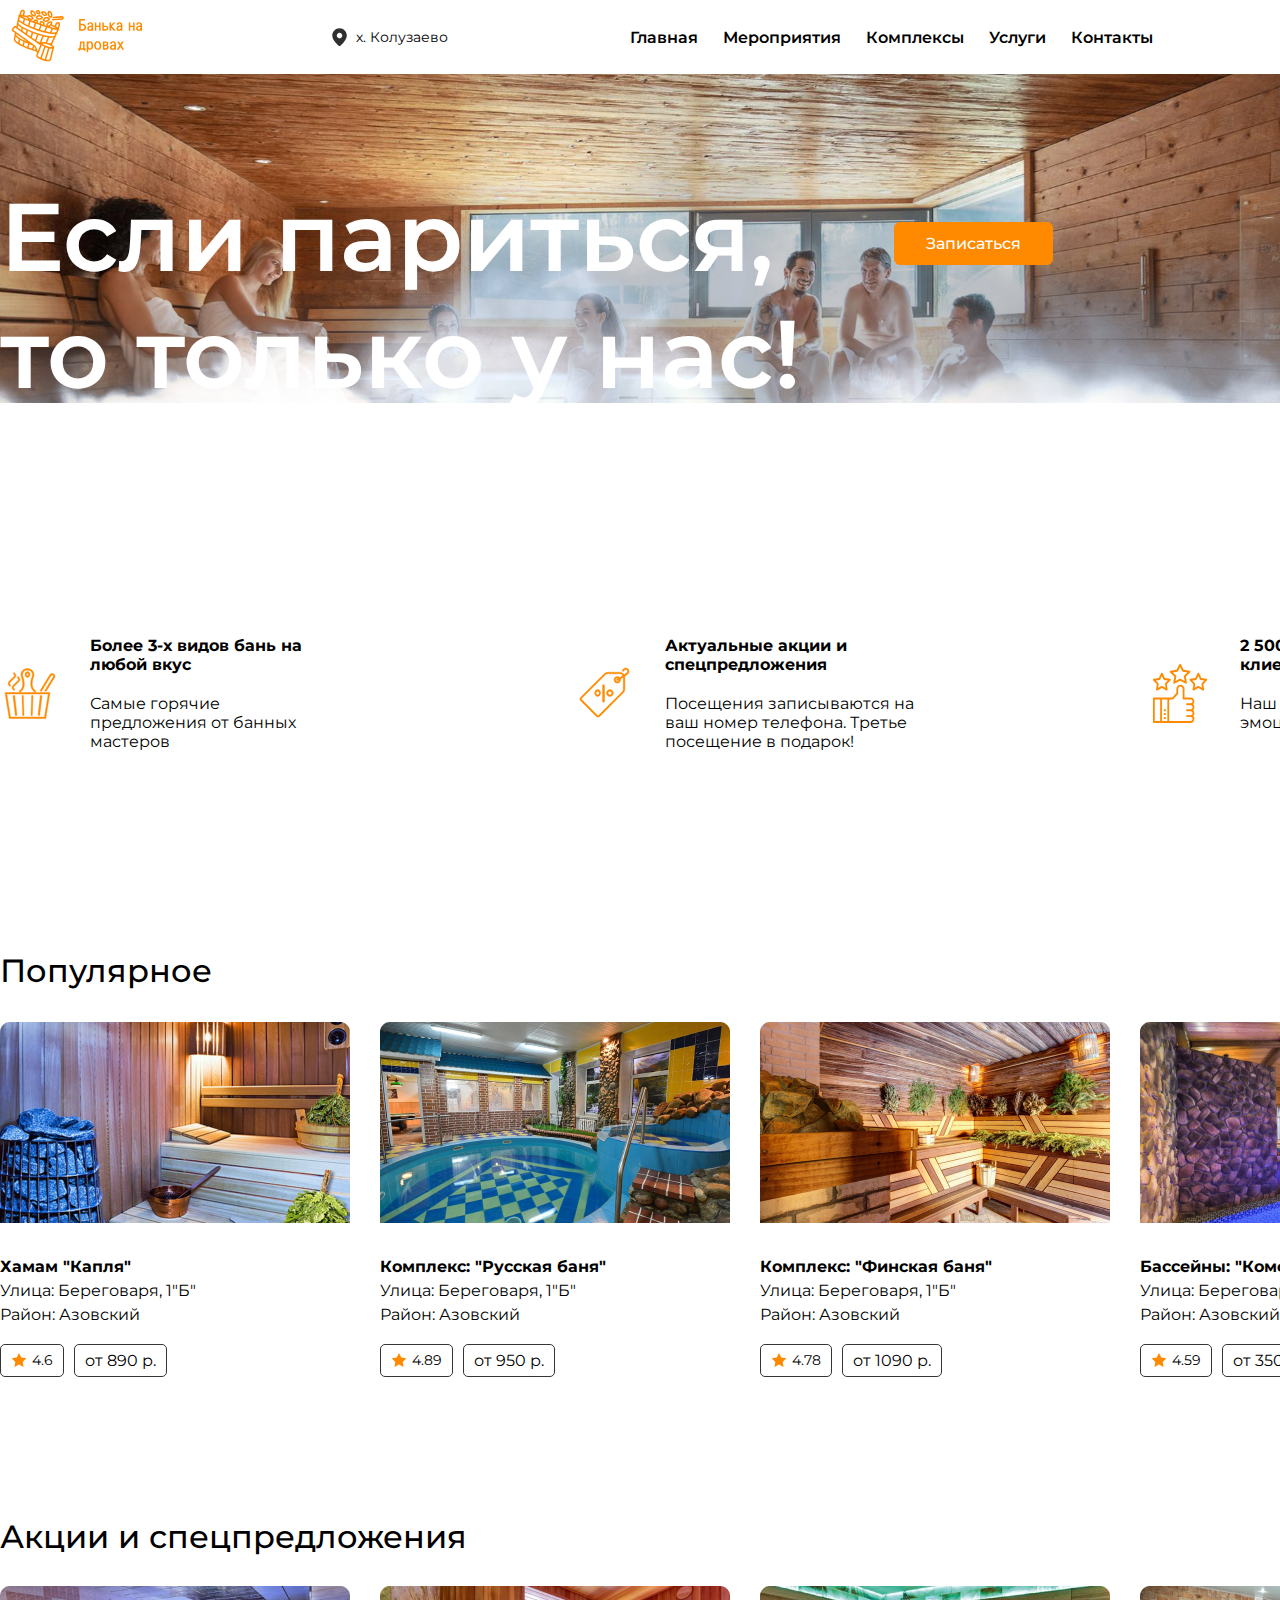
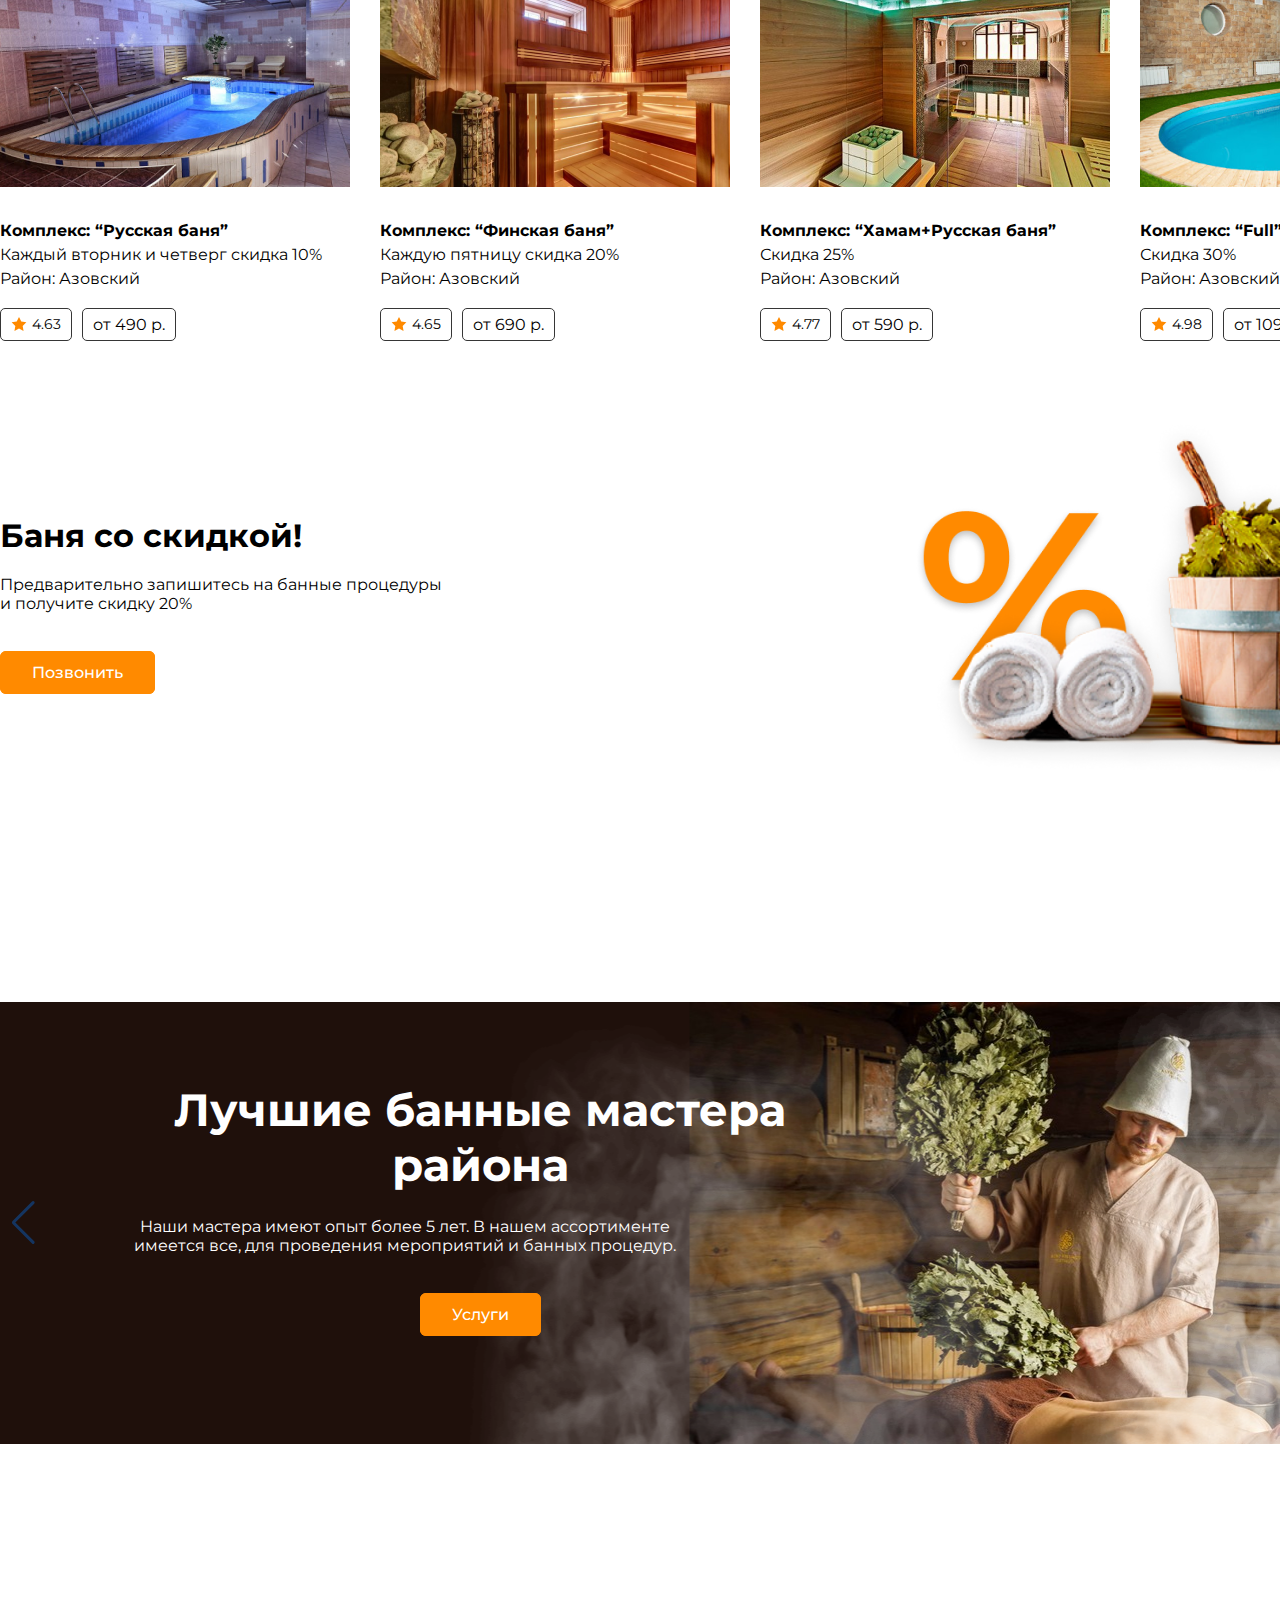
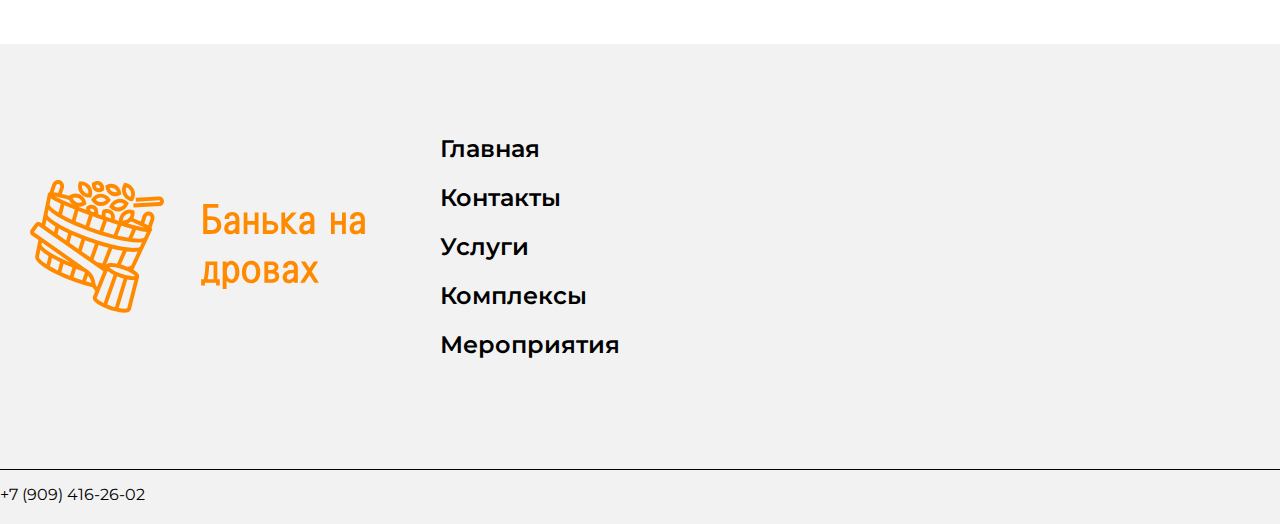
<file: index.html>
<!DOCTYPE html>
<html lang="en">
<head>
    <meta charset="UTF-8">
    <meta name="viewport" content="width=device-width, initial-scale=1.0">
    <link rel="stylesheet" href="https://cdn.jsdelivr.net/npm/swiper@11/swiper-bundle.min.css"/>
    <link rel="stylesheet" href="style.css">
    <meta aria-keyshortcuts="" aria-placeholder="">
    <title>Банька на дровах|Русская баня|Финская баня|Хамам</title>
</head>
<body>
    <header>
        <div class="container">
            <div class="header_logo">
                <img src="image/Logo.svg" alt="logo">
            </div>
            <div class="header_location">
                <img src="image/location icon.svg" alt="location">
                <a href="https://yandex.ru/maps/org/banka_na_drovakh/59224033410/?ll=39.567736%2C47.162324&mode=search&sctx=ZAAAAAgBEAAaKAoSCfaaHhSUmkNAEeNTAIxnpEdAEhIJH6LRHcTOxj8RBMk7hzJUsT8iBgABAgMEBSgKOABA0IgGSAFqAnJ1nQHNzEw9oAEAqAEAvQHelqL6wgELgpGc0NwB3Y%2BzggWCAh7QsdCw0L3RjNC60LAg0L3QsCDQtNGA0L7QstCw0YWKAgCSAgCaAgxkZXNrdG9wLW1hcHM%3D&sll=39.558000%2C47.162324&sspn=0.105217%2C0.040064&text=%D0%B1%D0%B0%D0%BD%D1%8C%D0%BA%D0%B0%20%D0%BD%D0%B0%20%D0%B4%D1%80%D0%BE%D0%B2%D0%B0%D1%85&z=14.76">х. Колузаево</a>
            </div>
            <nav class="header_navpanel">
                <ul class="header_navpanel--list">
                    <li class="header_navpanel--list--item">
                        <a href="./">Главная</a>
                    </li>
                    <li class="header_navpanel--list--item">
                        <a href="./event.html">Мероприятия</a>
                    </li>
                    <li class="header_navpanel--list--item">
                        <a href="./complex.html">Комплексы</a>
                    </li>
                    <li class="header_navpanel--list--item">
                        <a href="./service.html">Услуги</a>
                    </li>
                    <li class="header_navpanel--list--item">
                        <a href="./contacs.html">Контакты</a>
                    </li>
                </ul>
            </nav>
            <div class="header_botton">
                <a href="./contacs.html">Позвонить</a>
            </div>
        </div>
    </header>
    <main>
        <div class="container">
            <section class="main_cover">
                <h1>Если париться, то только у нас!</h1>
                <a href="./contacs.html">Записаться</a>
            </section>
            <scetion class="comments">
                <div class="comments_card">
                    <img src="image/sauna_icon.svg" alt="">
                    <div class="comments_card--text">
                        <h3 class="comments_card--title">Более 3-х видов бань на любой вкус</h3>
                        <p class="comments_card--description">Самые горячие предложения от банных мастеров</p>
                    </div>
                </div>
                <div class="comments_card">
                    <img src="image/discount-icon.svg" alt="">
                    <div class="comments_card--text">
                        <h3 class="comments_card--title">Актуальные акции и спецпредложения</h3>
                        <p class="comments_card--description">Посещения записываются на ваш номер телефона. Третье посещение в подарок!</p>
                    </div>
                </div>
                <div class="comments_card">
                    <img src="image/review 1.svg" alt="">
                    <div class="comments_card--text">
                        <h3 class="comments_card--title">2 500 оценок и отзывов от клиентов</h3>
                        <p class="comments_card--description">Наш комплекс дарит теплые эмоции</p>
                    </div>
                </div>
            </scetion>
            <section class="popular">
                <div class="popular_title">
                    <h2>Популярное</h2>
                    <a href="./complex.html">Все варианты</a>
                </div>
                <div class="popular_list">
                    <div class="popular_list--item">
                        <img src="image/popular1.png" alt="popular1">
                        <h3>Хамам "Капля"</h3>
                        <p>Улица: Береговаря, 1"Б"</p>
                        <p>Район: Азовский</p>
                        <div class="popular_list--item--info">
                            <div class="popular_list--item--star">
                                <img src="image/star.svg" alt="star">
                                <span>4.6</span>
                            </div>
                            <div class="popular_list--item--price">
                                <span>от 890 р.</span>
                            </div>
                        </div>
                    </div>
                    <div class="popular_list--item">
                        <img src="image/popular2.png" alt="popular1">
                        <h3>Комплекс: "Русская баня"</h3>
                        <p>Улица: Береговаря, 1"Б"</p>
                        <p>Район: Азовский</p>
                        <div class="popular_list--item--info">
                            <div class="popular_list--item--star">
                                <img src="image/star.svg" alt="star">
                                <span>4.89</span>
                            </div>
                            <div class="popular_list--item--price">
                                <span>от 950 р.</span>
                            </div>
                        </div>
                    </div>
                    <div class="popular_list--item">
                        <img src="image/popular3.png" alt="popular1">
                        <h3>Комплекс: "Финская баня"</h3>
                        <p>Улица: Береговаря, 1"Б"</p>
                        <p>Район: Азовский</p>
                        <div class="popular_list--item--info">
                            <div class="popular_list--item--star">
                                <img src="image/star.svg" alt="star">
                                <span>4.78</span>
                            </div>
                            <div class="popular_list--item--price">
                                <span>от 1090 р.</span>
                            </div>
                        </div>
                    </div>
                    <div class="popular_list--item">
                        <img src="image/popular4.png" alt="popular1">
                        <h3>Бассейны: "Комфорт" и "Cool"</h3>
                        <p>Улица: Береговаря, 1"Б"</p>
                        <p>Район: Азовский</p>
                        <div class="popular_list--item--info">
                            <div class="popular_list--item--star">
                                <img src="image/star.svg" alt="star">
                                <span>4.59</span>
                            </div>
                            <div class="popular_list--item--price">
                                <span>от 350 р.</span>
                            </div>
                        </div>
                    </div>
                </div>
            </section>
            <section class="sale">
                <h2>Акции и спецпредложения</h2>
                <div class="sale_list">
                    <div class="sale_list--item">
                        <img src="image/sale1.png" alt="popular1">
                        <h3>Комплекс: “Русская баня”</h3>
                        <p>Каждый вторник и четверг скидка 10%</p>
                        <p>Район: Азовский</p>
                        <div class="sale_list--item--info">
                            <div class="sale_list--item--star">
                                <img src="image/star.svg" alt="star">
                                <span>4.63</span>
                            </div>
                            <div class="sale_list--item--price">
                                <span>от 490 р.</span>
                            </div>
                        </div>
                    </div>
                    <div class="sale_list--item">
                        <img src="image/sale2.png" alt="popular1">
                        <h3>Комплекс: “Финская баня”</h3>
                        <p>Каждую  пятницу скидка 20%</p>
                        <p>Район: Азовский</p>
                        <div class="sale_list--item--info">
                            <div class="sale_list--item--star">
                                <img src="image/star.svg" alt="star">
                                <span>4.65</span>
                            </div>
                            <div class="sale_list--item--price">
                                <span>от 690 р.</span>
                            </div>
                        </div>
                    </div>
                    <div class="sale_list--item">
                        <img src="image/sale3.png" alt="popular1">
                        <h3>Комплекс: “Хамам+Русская баня”</h3>
                        <p>Скидка 25%</p>
                        <p>Район: Азовский</p>
                        <div class="sale_list--item--info">
                            <div class="sale_list--item--star">
                                <img src="image/star.svg" alt="star">
                                <span>4.77</span>
                            </div>
                            <div class="sale_list--item--price">
                                <span>от 590 р.</span>
                            </div>
                        </div>
                    </div>
                    <div class="sale_list--item">
                        <img src="image/sale4.png" alt="popular1">
                        <h3>Комплекс: “Full”</h3>
                        <p>Скидка 30%</p>
                        <p>Район: Азовский</p>
                        <div class="sale_list--item--info">
                            <div class="sale_list--item--star">
                                <img src="image/star.svg" alt="star">
                                <span>4.98</span>
                            </div>
                            <div class="sale_list--item--price">
                                <span>от 1090 р.</span>
                            </div>
                        </div>
                    </div>
                </div>
            </section>
            <section class="discount">
                <div class="discount_info">
                    <div class="discount_info--text">
                        <h2>Баня со скидкой!</h2>
                        <p>Предварительно запишитесь на банные процедуры и получите скидку 20%</p>
                        <a href="tel:89094162602">Позвонить</a>
                    </div>
                    <div class="discount_info--image">
                        <img src="image/procent.png" alt="%">
                        <img src="image/vedro.png" alt="vedro">
                    </div>
                </div>
            </section>
            <section class="master">
                <div class="swiper mySwiper">
                    <div class="swiper-wrapper">
                        <div class="swiper-slide">
                            <img src="image/viktor.png" alt="">
                            <div class="master_content">
                                <h2>Лучшие банные мастера района</h2>
                                <p>Наши мастера имеют опыт более 5 лет. В нашем ассортименте имеется все, для проведения мероприятий и банных процедур.</p>
                                <a href="./service.html">Услуги</a>
                            </div>
                        </div>
                        <div class="swiper-slide">
                            <img src="image/anatoly.png" alt="">
                            <div class="master_content">
                                <h2>Лучшие банные мастера района</h2>
                                <p>Наши мастера имеют опыт более 5 лет. В нашем ассортименте имеется все, для проведения мероприятий и банных процедур.</p>
                                <a href="./service.html">Услуги</a>
                            </div>
                        </div>
                        <div class="swiper-slide">
                            <img src="image/anatoly.png" alt="">
                            <div class="master_content">
                                <h2>Лучшие банные мастера района</h2>
                                <p>Наши мастера имеют опыт более 5 лет. В нашем ассортименте имеется все, для проведения мероприятий и банных процедур.</p>
                                <a href="./service.html">Услуги</a>
                            </div>
                        </div>
                    </div>
                    <div class="swiper-button-next"></div>
                    <div class="swiper-button-prev"></div>
                  </div>
            </section>
        </div>
    </main>
    <footer>
        <div class="container">
            <div class="footer">
                <div class="footer_navigation">
                    <a href="./">
                        <img src="image/Logo.svg" alt="logo">
                    </a>
                    <div class="footer_navigation--link">
                        <ul class="footer_navigation--link--list">
                            <li><a href="./">Главная</a></li>
                            <li><a href="./contacs.html">Контакты</a></li>
                            <li><a href="./service.html">Услуги</a></li>
                            <li><a href="./complex.html">Комплексы</a></li>
                            <li><a href="./event.html">Мероприятия</a></li>
                        </ul>
                    </div>
                </div>
                <div class="footer_call">
                    <a href="./contacs.html">Позвонить</a>
                </div>
            </div>
            <div class="row"></div>
            <div class="dop_content">
                <a href="tel:89094162602">+7 (909) 416-26-02</a>
                <span>2024</span>
            </div>
        </div>
    </footer>
    <script src="https://cdn.jsdelivr.net/npm/swiper@11/swiper-bundle.min.js"></script>
    <script src="./scripts/script.js"></script>
</body>
</html>
</file>
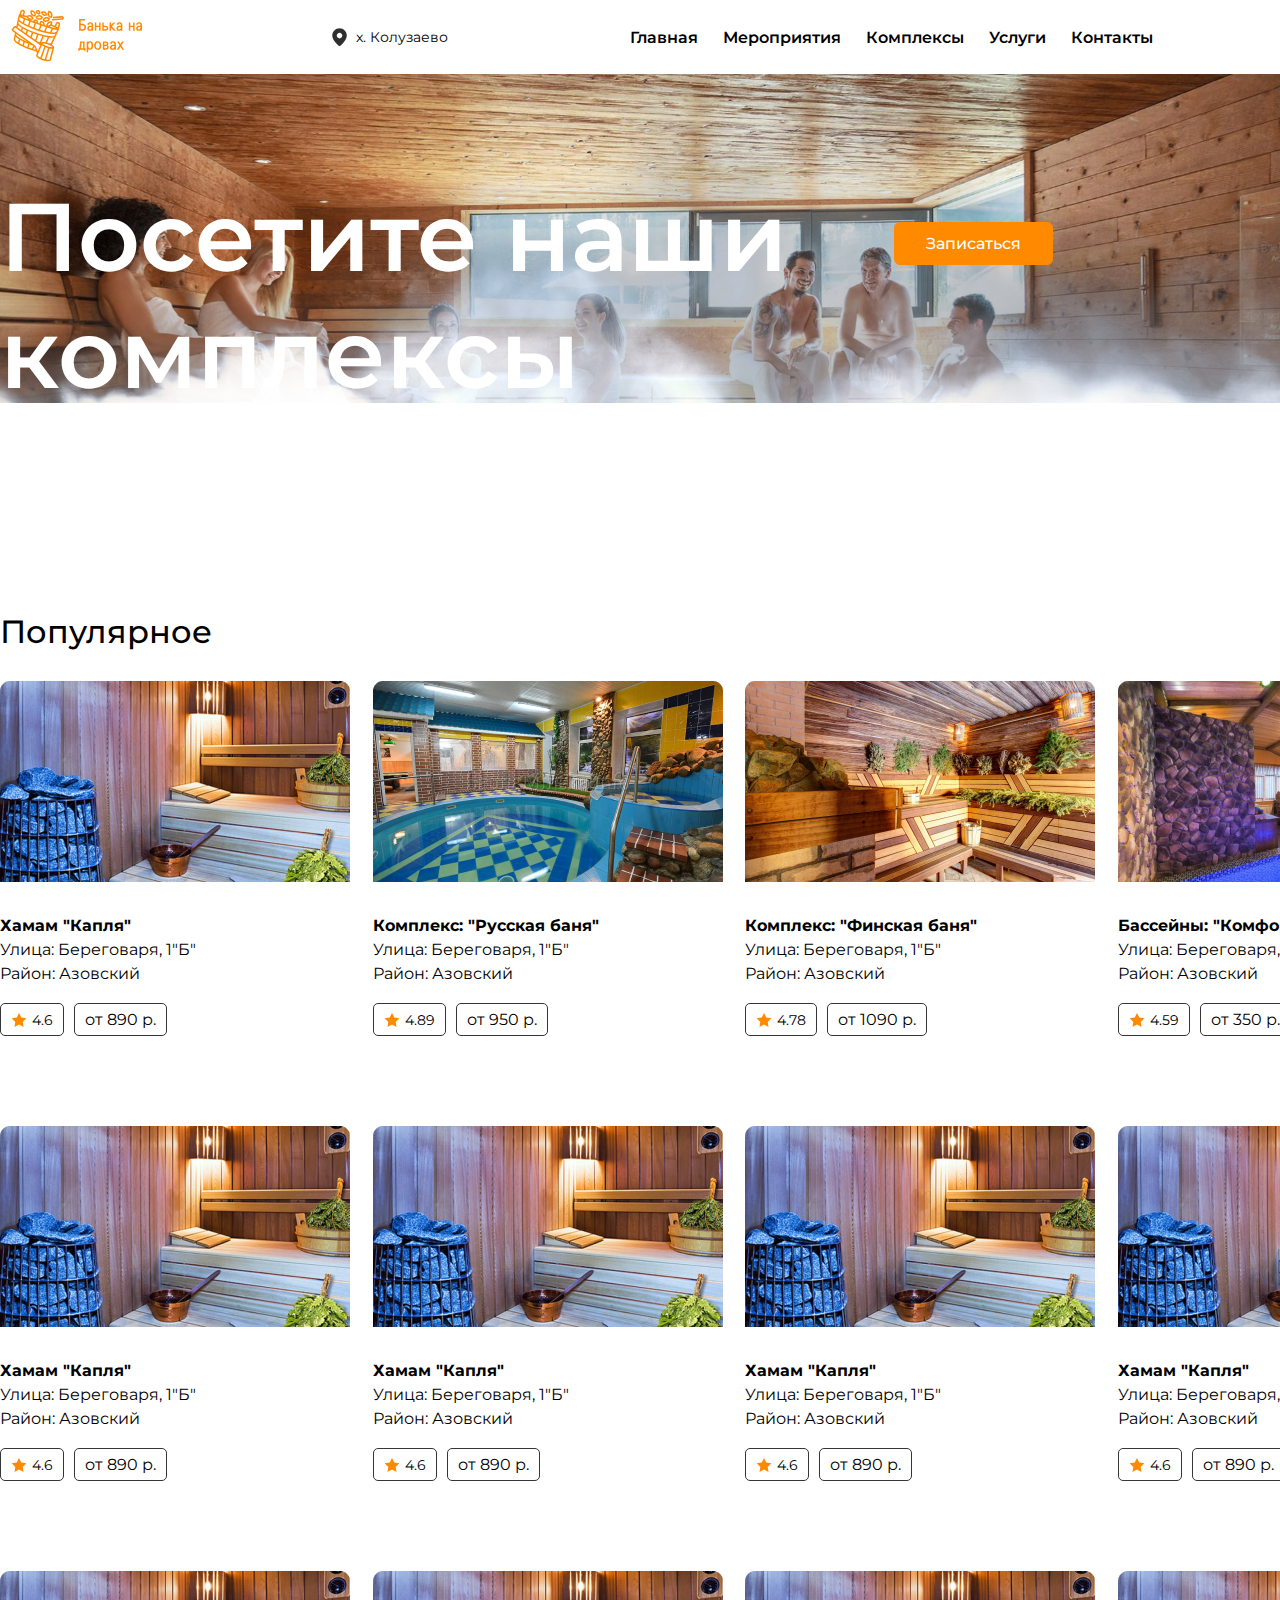
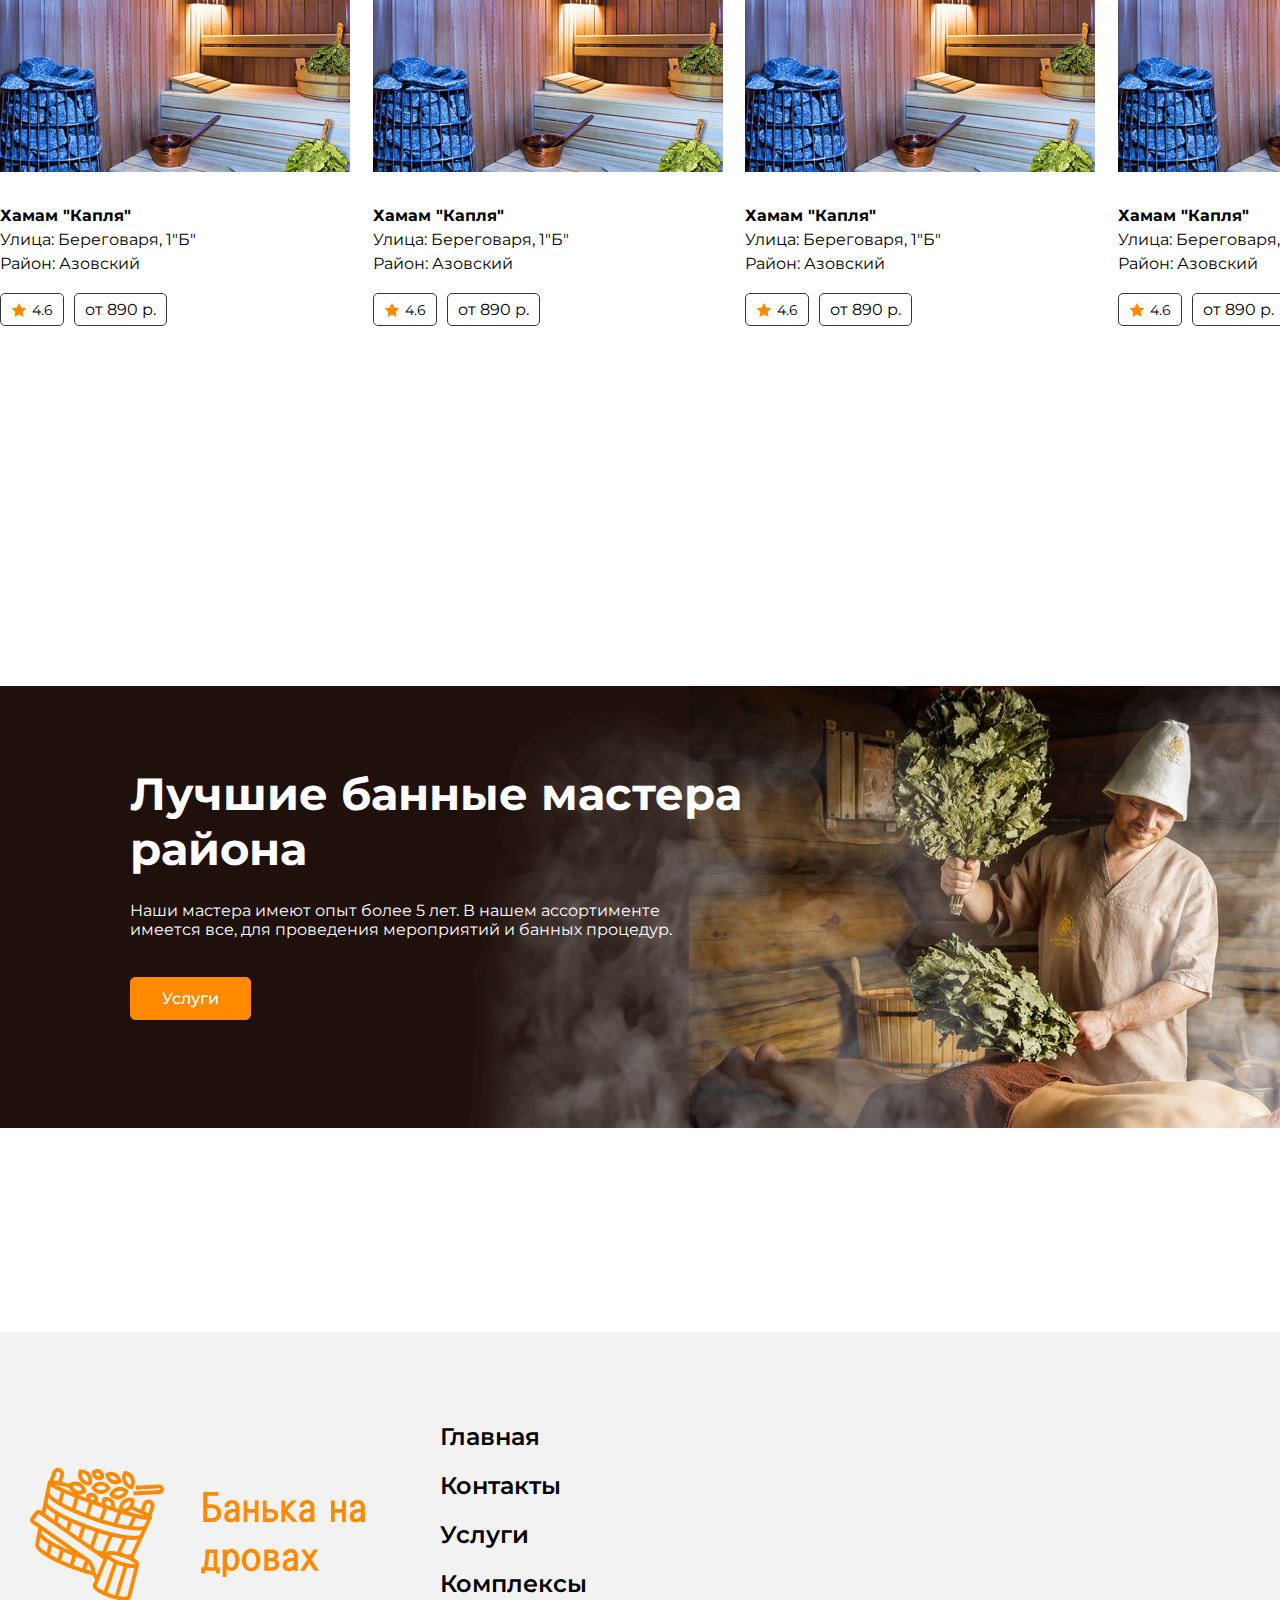
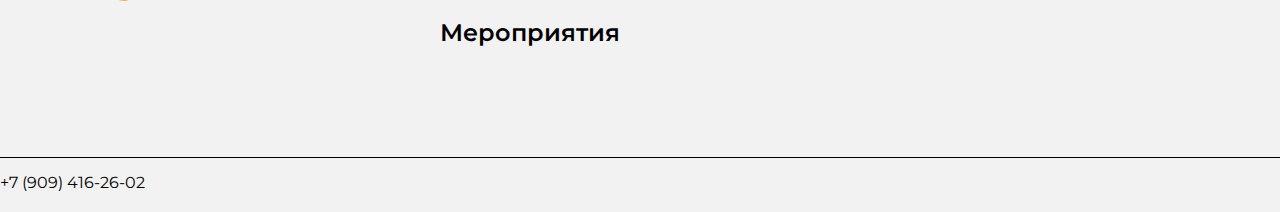
<file: complex.html>
<!DOCTYPE html>
<html lang="en">
<head>
    <meta charset="UTF-8">
    <meta name="viewport" content="width=device-width, initial-scale=1.0">
    <link rel="stylesheet" href="style.css">
    <meta aria-keyshortcuts="" aria-placeholder="">
    <title>Комплексы|Банька на дровах</title>
</head>
<body>
    <header>
        <div class="container">
            <div class="header_logo">
                <img src="image/Logo.svg" alt="logo">
            </div>
            <div class="header_location">
                <img src="image/location icon.svg" alt="location">
                <a href="https://yandex.ru/maps/org/banka_na_drovakh/59224033410/?ll=39.567736%2C47.162324&mode=search&sctx=ZAAAAAgBEAAaKAoSCfaaHhSUmkNAEeNTAIxnpEdAEhIJH6LRHcTOxj8RBMk7hzJUsT8iBgABAgMEBSgKOABA0IgGSAFqAnJ1nQHNzEw9oAEAqAEAvQHelqL6wgELgpGc0NwB3Y%2BzggWCAh7QsdCw0L3RjNC60LAg0L3QsCDQtNGA0L7QstCw0YWKAgCSAgCaAgxkZXNrdG9wLW1hcHM%3D&sll=39.558000%2C47.162324&sspn=0.105217%2C0.040064&text=%D0%B1%D0%B0%D0%BD%D1%8C%D0%BA%D0%B0%20%D0%BD%D0%B0%20%D0%B4%D1%80%D0%BE%D0%B2%D0%B0%D1%85&z=14.76">х. Колузаево</a>
            </div>
            <nav class="header_navpanel">
                <ul class="header_navpanel--list">
                    <li class="header_navpanel--list--item">
                        <a href="./">Главная</a>
                    </li>
                    <li class="header_navpanel--list--item">
                        <a href="./event.html">Мероприятия</a>
                    </li>
                    <li class="header_navpanel--list--item">
                        <a href="./complex.html">Комплексы</a>
                    </li>
                    <li class="header_navpanel--list--item">
                        <a href="./service.html">Услуги</a>
                    </li>
                    <li class="header_navpanel--list--item">
                        <a href="./contacs.html">Контакты</a>
                    </li>
                </ul>
            </nav>
            <div class="header_botton">
                <a href="./contacs.html">Позвонить</a>
            </div>
        </div>
    </header>
    <main>
        <div class="container">
            <section class="main_cover">
                <h1>Посетите наши комплексы</h1>
                <a href="./contacs.html">Записаться</a>
            </section>
            <section class="popular">
                <div class="popular_title">
                    <h2>Популярное</h2>
                </div>
                <div class="popular_list complex_list">
                    <div class="popular_list--item">
                        <img src="image/popular1.png" alt="popular1">
                        <h3>Хамам "Капля"</h3>
                        <p>Улица: Береговаря, 1"Б"</p>
                        <p>Район: Азовский</p>
                        <div class="popular_list--item--info">
                            <div class="popular_list--item--star">
                                <img src="image/star.svg" alt="star">
                                <span>4.6</span>
                            </div>
                            <div class="popular_list--item--price">
                                <span>от 890 р.</span>
                            </div>
                        </div>
                    </div>
                    <div class="popular_list--item">
                        <img src="image/popular2.png" alt="popular1">
                        <h3>Комплекс: "Русская баня"</h3>
                        <p>Улица: Береговаря, 1"Б"</p>
                        <p>Район: Азовский</p>
                        <div class="popular_list--item--info">
                            <div class="popular_list--item--star">
                                <img src="image/star.svg" alt="star">
                                <span>4.89</span>
                            </div>
                            <div class="popular_list--item--price">
                                <span>от 950 р.</span>
                            </div>
                        </div>
                    </div>
                    <div class="popular_list--item">
                        <img src="image/popular3.png" alt="popular1">
                        <h3>Комплекс: "Финская баня"</h3>
                        <p>Улица: Береговаря, 1"Б"</p>
                        <p>Район: Азовский</p>
                        <div class="popular_list--item--info">
                            <div class="popular_list--item--star">
                                <img src="image/star.svg" alt="star">
                                <span>4.78</span>
                            </div>
                            <div class="popular_list--item--price">
                                <span>от 1090 р.</span>
                            </div>
                        </div>
                    </div>
                    <div class="popular_list--item">
                        <img src="image/popular4.png" alt="popular1">
                        <h3>Бассейны: "Комфорт" и "Cool"</h3>
                        <p>Улица: Береговаря, 1"Б"</p>
                        <p>Район: Азовский</p>
                        <div class="popular_list--item--info">
                            <div class="popular_list--item--star">
                                <img src="image/star.svg" alt="star">
                                <span>4.59</span>
                            </div>
                            <div class="popular_list--item--price">
                                <span>от 350 р.</span>
                            </div>
                        </div>
                    </div>
                    <div class="popular_list--item">
                        <img src="image/popular1.png" alt="popular1">
                        <h3>Хамам "Капля"</h3>
                        <p>Улица: Береговаря, 1"Б"</p>
                        <p>Район: Азовский</p>
                        <div class="popular_list--item--info">
                            <div class="popular_list--item--star">
                                <img src="image/star.svg" alt="star">
                                <span>4.6</span>
                            </div>
                            <div class="popular_list--item--price">
                                <span>от 890 р.</span>
                            </div>
                        </div>
                    </div>
                    <div class="popular_list--item">
                        <img src="image/popular1.png" alt="popular1">
                        <h3>Хамам "Капля"</h3>
                        <p>Улица: Береговаря, 1"Б"</p>
                        <p>Район: Азовский</p>
                        <div class="popular_list--item--info">
                            <div class="popular_list--item--star">
                                <img src="image/star.svg" alt="star">
                                <span>4.6</span>
                            </div>
                            <div class="popular_list--item--price">
                                <span>от 890 р.</span>
                            </div>
                        </div>
                    </div>
                    <div class="popular_list--item">
                        <img src="image/popular1.png" alt="popular1">
                        <h3>Хамам "Капля"</h3>
                        <p>Улица: Береговаря, 1"Б"</p>
                        <p>Район: Азовский</p>
                        <div class="popular_list--item--info">
                            <div class="popular_list--item--star">
                                <img src="image/star.svg" alt="star">
                                <span>4.6</span>
                            </div>
                            <div class="popular_list--item--price">
                                <span>от 890 р.</span>
                            </div>
                        </div>
                    </div>
                    <div class="popular_list--item">
                        <img src="image/popular1.png" alt="popular1">
                        <h3>Хамам "Капля"</h3>
                        <p>Улица: Береговаря, 1"Б"</p>
                        <p>Район: Азовский</p>
                        <div class="popular_list--item--info">
                            <div class="popular_list--item--star">
                                <img src="image/star.svg" alt="star">
                                <span>4.6</span>
                            </div>
                            <div class="popular_list--item--price">
                                <span>от 890 р.</span>
                            </div>
                        </div>
                    </div>
                    <div class="popular_list--item">
                        <img src="image/popular1.png" alt="popular1">
                        <h3>Хамам "Капля"</h3>
                        <p>Улица: Береговаря, 1"Б"</p>
                        <p>Район: Азовский</p>
                        <div class="popular_list--item--info">
                            <div class="popular_list--item--star">
                                <img src="image/star.svg" alt="star">
                                <span>4.6</span>
                            </div>
                            <div class="popular_list--item--price">
                                <span>от 890 р.</span>
                            </div>
                        </div>
                    </div>
                    <div class="popular_list--item">
                        <img src="image/popular1.png" alt="popular1">
                        <h3>Хамам "Капля"</h3>
                        <p>Улица: Береговаря, 1"Б"</p>
                        <p>Район: Азовский</p>
                        <div class="popular_list--item--info">
                            <div class="popular_list--item--star">
                                <img src="image/star.svg" alt="star">
                                <span>4.6</span>
                            </div>
                            <div class="popular_list--item--price">
                                <span>от 890 р.</span>
                            </div>
                        </div>
                    </div>
                    <div class="popular_list--item">
                        <img src="image/popular1.png" alt="popular1">
                        <h3>Хамам "Капля"</h3>
                        <p>Улица: Береговаря, 1"Б"</p>
                        <p>Район: Азовский</p>
                        <div class="popular_list--item--info">
                            <div class="popular_list--item--star">
                                <img src="image/star.svg" alt="star">
                                <span>4.6</span>
                            </div>
                            <div class="popular_list--item--price">
                                <span>от 890 р.</span>
                            </div>
                        </div>
                    </div>
                    <div class="popular_list--item">
                        <img src="image/popular1.png" alt="popular1">
                        <h3>Хамам "Капля"</h3>
                        <p>Улица: Береговаря, 1"Б"</p>
                        <p>Район: Азовский</p>
                        <div class="popular_list--item--info">
                            <div class="popular_list--item--star">
                                <img src="image/star.svg" alt="star">
                                <span>4.6</span>
                            </div>
                            <div class="popular_list--item--price">
                                <span>от 890 р.</span>
                            </div>
                        </div>
                    </div>
                </div>
            </section>
            <section class="master">
                <img src="image/viktor.png" alt="">
                <div class="master_content">
                    <h2>Лучшие банные мастера района</h2>
                    <p>Наши мастера имеют опыт более 5 лет. В нашем ассортименте имеется все, для проведения мероприятий и банных процедур.</p>
                    <a href="./service.html">Услуги</a>
                </div>
            </section>
        </div>
    </main>
    <footer>
        <div class="container">
            <div class="footer">
                <div class="footer_navigation">
                    <a href="./">
                        <img src="image/Logo.svg" alt="logo">
                    </a>
                    <div class="footer_navigation--link">
                        <ul class="footer_navigation--link--list">
                            <li><a href="./">Главная</a></li>
                            <li><a href="./contacs.html">Контакты</a></li>
                            <li><a href="./service.html">Услуги</a></li>
                            <li><a href="./complex.html">Комплексы</a></li>
                            <li><a href="./event.html">Мероприятия</a></li>
                        </ul>
                    </div>
                </div>
                <div class="footer_call">
                    <a href="./contacs.html">Позвонить</a>
                </div>
            </div>
            <div class="row"></div>
            <div class="dop_content">
                <a href="tel:89094162602">+7 (909) 416-26-02</a>
                <span>2024</span>
            </div>
        </div>
    </footer>
</body>
</html>
</file>
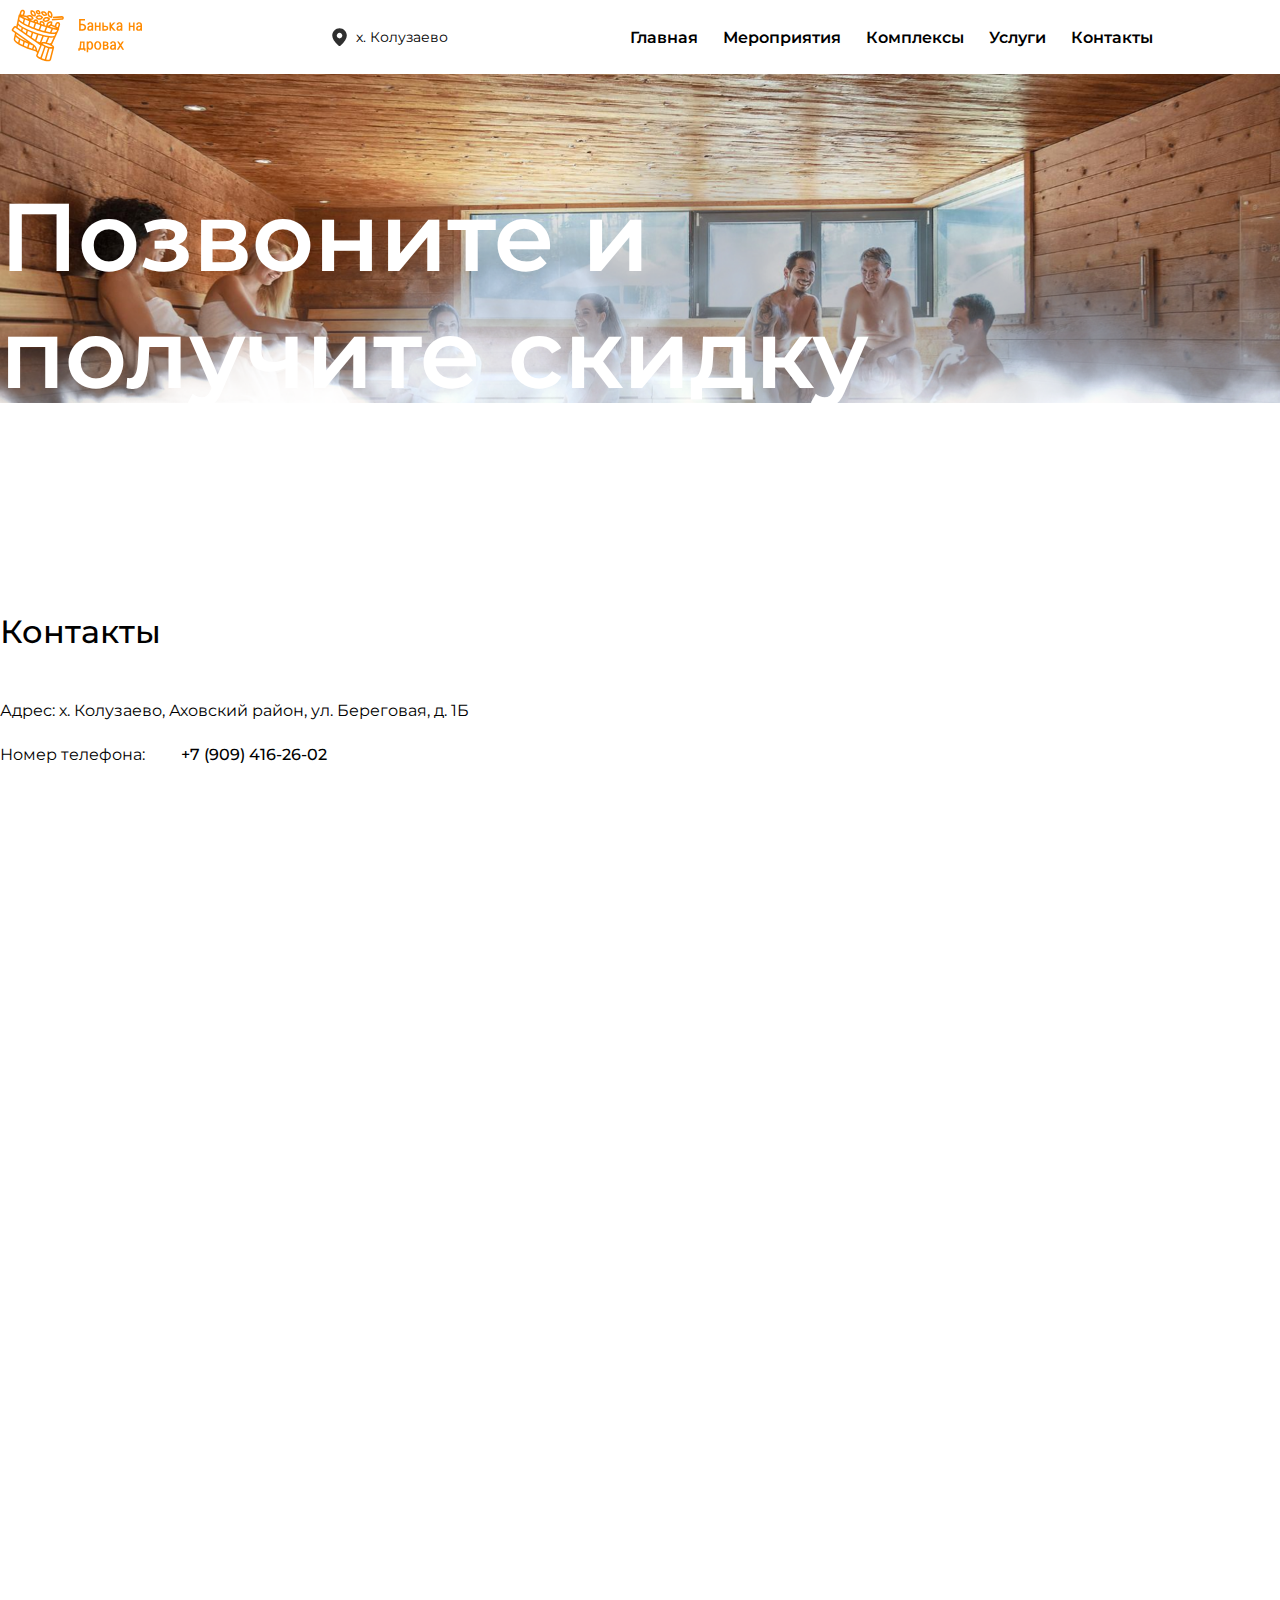
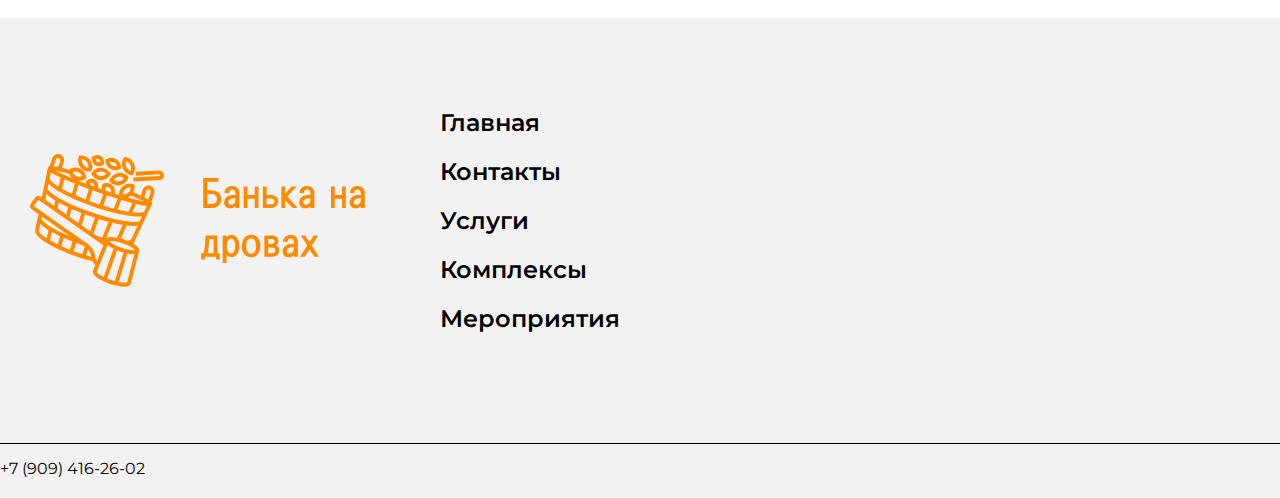
<file: contacs.html>
<!DOCTYPE html>
<html lang="en">
<head>
    <meta charset="UTF-8">
    <meta name="viewport" content="width=device-width, initial-scale=1.0">
    <link rel="stylesheet" href="style.css">
    <meta aria-keyshortcuts="" aria-placeholder="">
    <title>Контакты|Банька на дровах</title>
</head>
<body>
    <header>
        <div class="container">
            <div class="header_logo">
                <img src="image/Logo.svg" alt="logo">
            </div>
            <div class="header_location">
                <img src="image/location icon.svg" alt="location">
                <a href="https://yandex.ru/maps/org/banka_na_drovakh/59224033410/?ll=39.567736%2C47.162324&mode=search&sctx=ZAAAAAgBEAAaKAoSCfaaHhSUmkNAEeNTAIxnpEdAEhIJH6LRHcTOxj8RBMk7hzJUsT8iBgABAgMEBSgKOABA0IgGSAFqAnJ1nQHNzEw9oAEAqAEAvQHelqL6wgELgpGc0NwB3Y%2BzggWCAh7QsdCw0L3RjNC60LAg0L3QsCDQtNGA0L7QstCw0YWKAgCSAgCaAgxkZXNrdG9wLW1hcHM%3D&sll=39.558000%2C47.162324&sspn=0.105217%2C0.040064&text=%D0%B1%D0%B0%D0%BD%D1%8C%D0%BA%D0%B0%20%D0%BD%D0%B0%20%D0%B4%D1%80%D0%BE%D0%B2%D0%B0%D1%85&z=14.76">х. Колузаево</a>
            </div>
            <nav class="header_navpanel">
                <ul class="header_navpanel--list">
                    <li class="header_navpanel--list--item">
                        <a href="./">Главная</a>
                    </li>
                    <li class="header_navpanel--list--item">
                        <a href="./event.html">Мероприятия</a>
                    </li>
                    <li class="header_navpanel--list--item">
                        <a href="./complex.html">Комплексы</a>
                    </li>
                    <li class="header_navpanel--list--item">
                        <a href="./service.html">Услуги</a>
                    </li>
                    <li class="header_navpanel--list--item">
                        <a href="./contacs.html">Контакты</a>
                    </li>
                </ul>
            </nav>
            <div class="header_botton">
                <a href="./contacs.html">Позвонить</a>
            </div>
        </div>
    </header>
    <main>
        <div class="container">
            <section class="main_cover">
                <h1>Позвоните и получите скидку</h1>
            </section>
            <section class="contact_info">
                <h2>Контакты</h2>
                <p>Адрес: х. Колузаево, Аховский район, ул. Береговая, д. 1Б</p>
                <p>Номер телефона: <a href="tel:89094162602">+7 (909) 416-26-02</a></p>
            </section>
            <iframe src="https://yandex.ru/map-widget/v1/?um=constructor%3A5d3797dc3203172e907b94280522f91ca63f78211f435ee9fd59cd9d743490bb&amp;source=constructor" width="100%" height="500" frameborder="0"></iframe>
        </div>
    </main>
    <footer>
        <div class="container">
            <div class="footer">
                <div class="footer_navigation">
                    <a href="./">
                        <img src="image/Logo.svg" alt="logo">
                    </a>
                    <div class="footer_navigation--link">
                        <ul class="footer_navigation--link--list">
                            <li><a href="./">Главная</a></li>
                            <li><a href="./contacs.html">Контакты</a></li>
                            <li><a href="./service.html">Услуги</a></li>
                            <li><a href="./complex.html">Комплексы</a></li>
                            <li><a href="./event.html">Мероприятия</a></li>
                        </ul>
                    </div>
                </div>
                <div class="footer_call">
                    <a href="./contacs.html">Позвонить</a>
                </div>
            </div>
            <div class="row"></div>
            <div class="dop_content">
                <a href="tel:89094162602">+7 (909) 416-26-02</a>
                <span>2024</span>
            </div>
        </div>
    </footer>
</body>
</html>
</file>
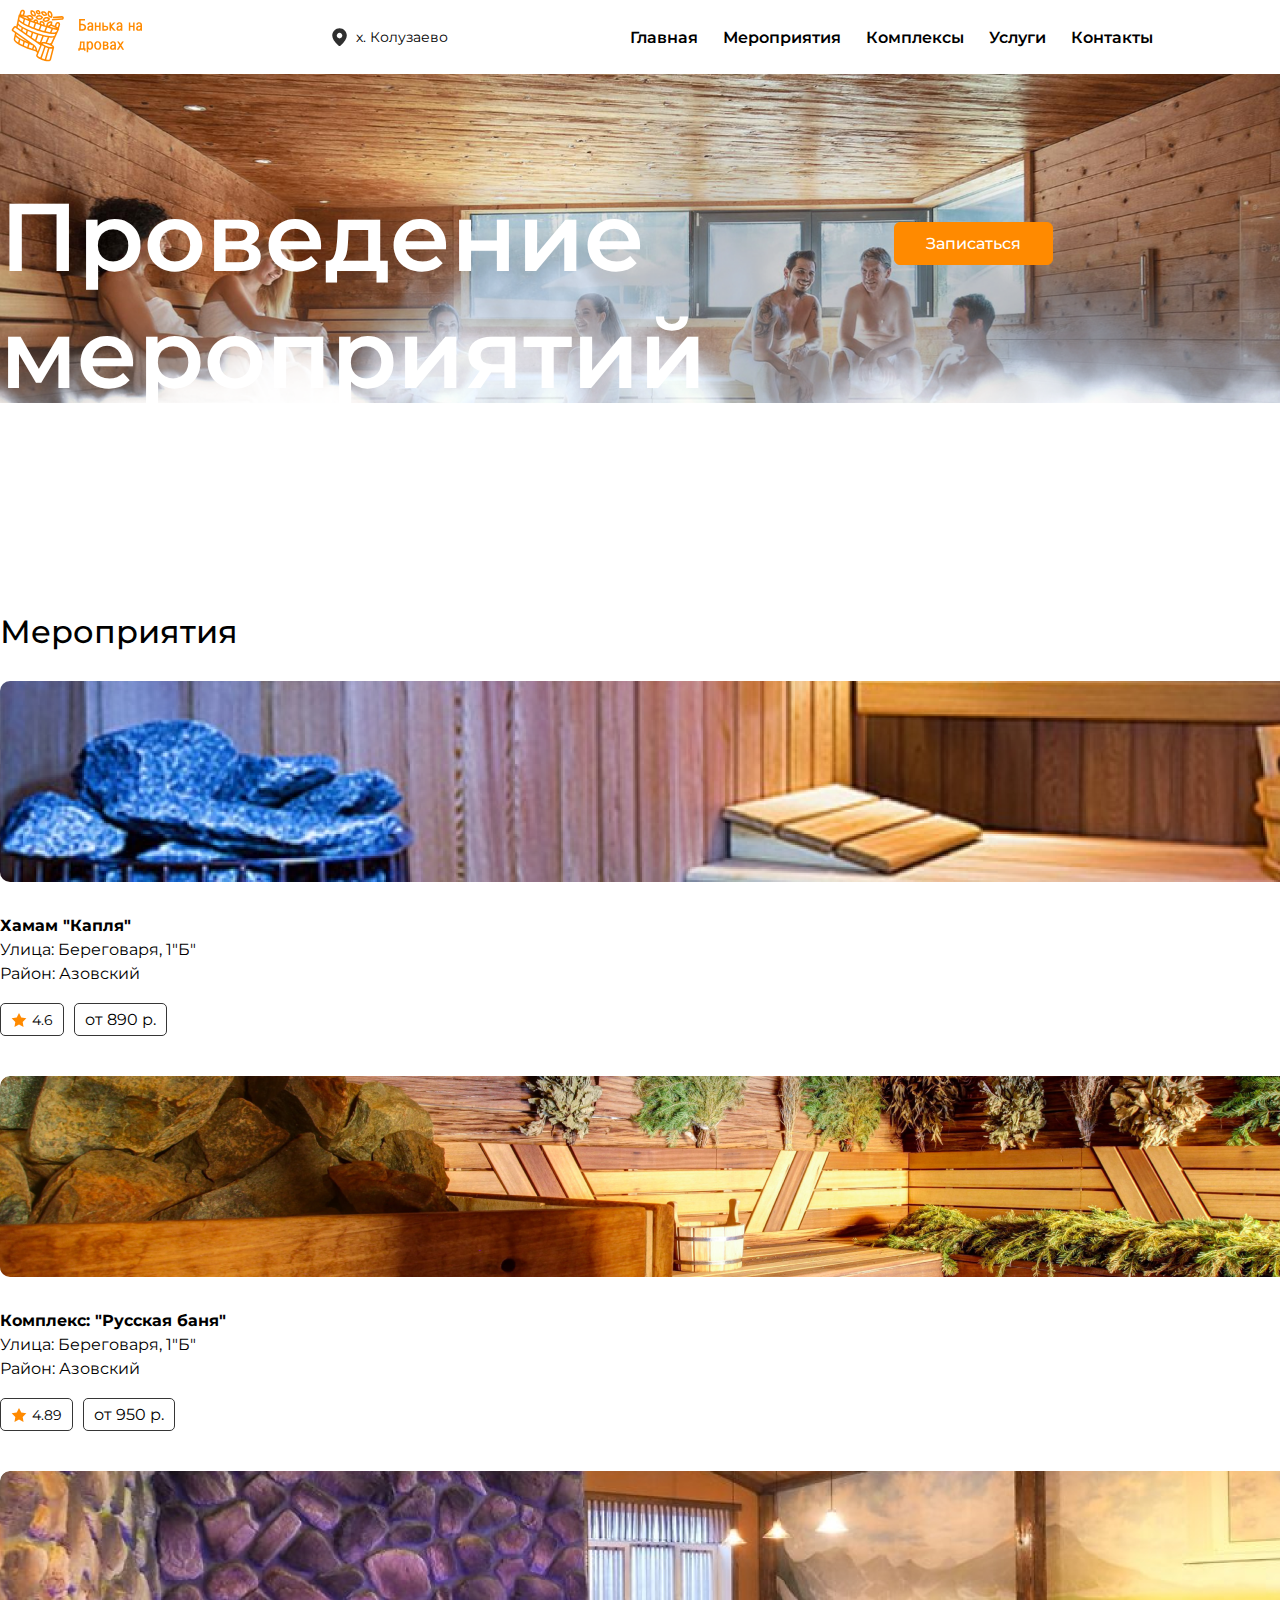
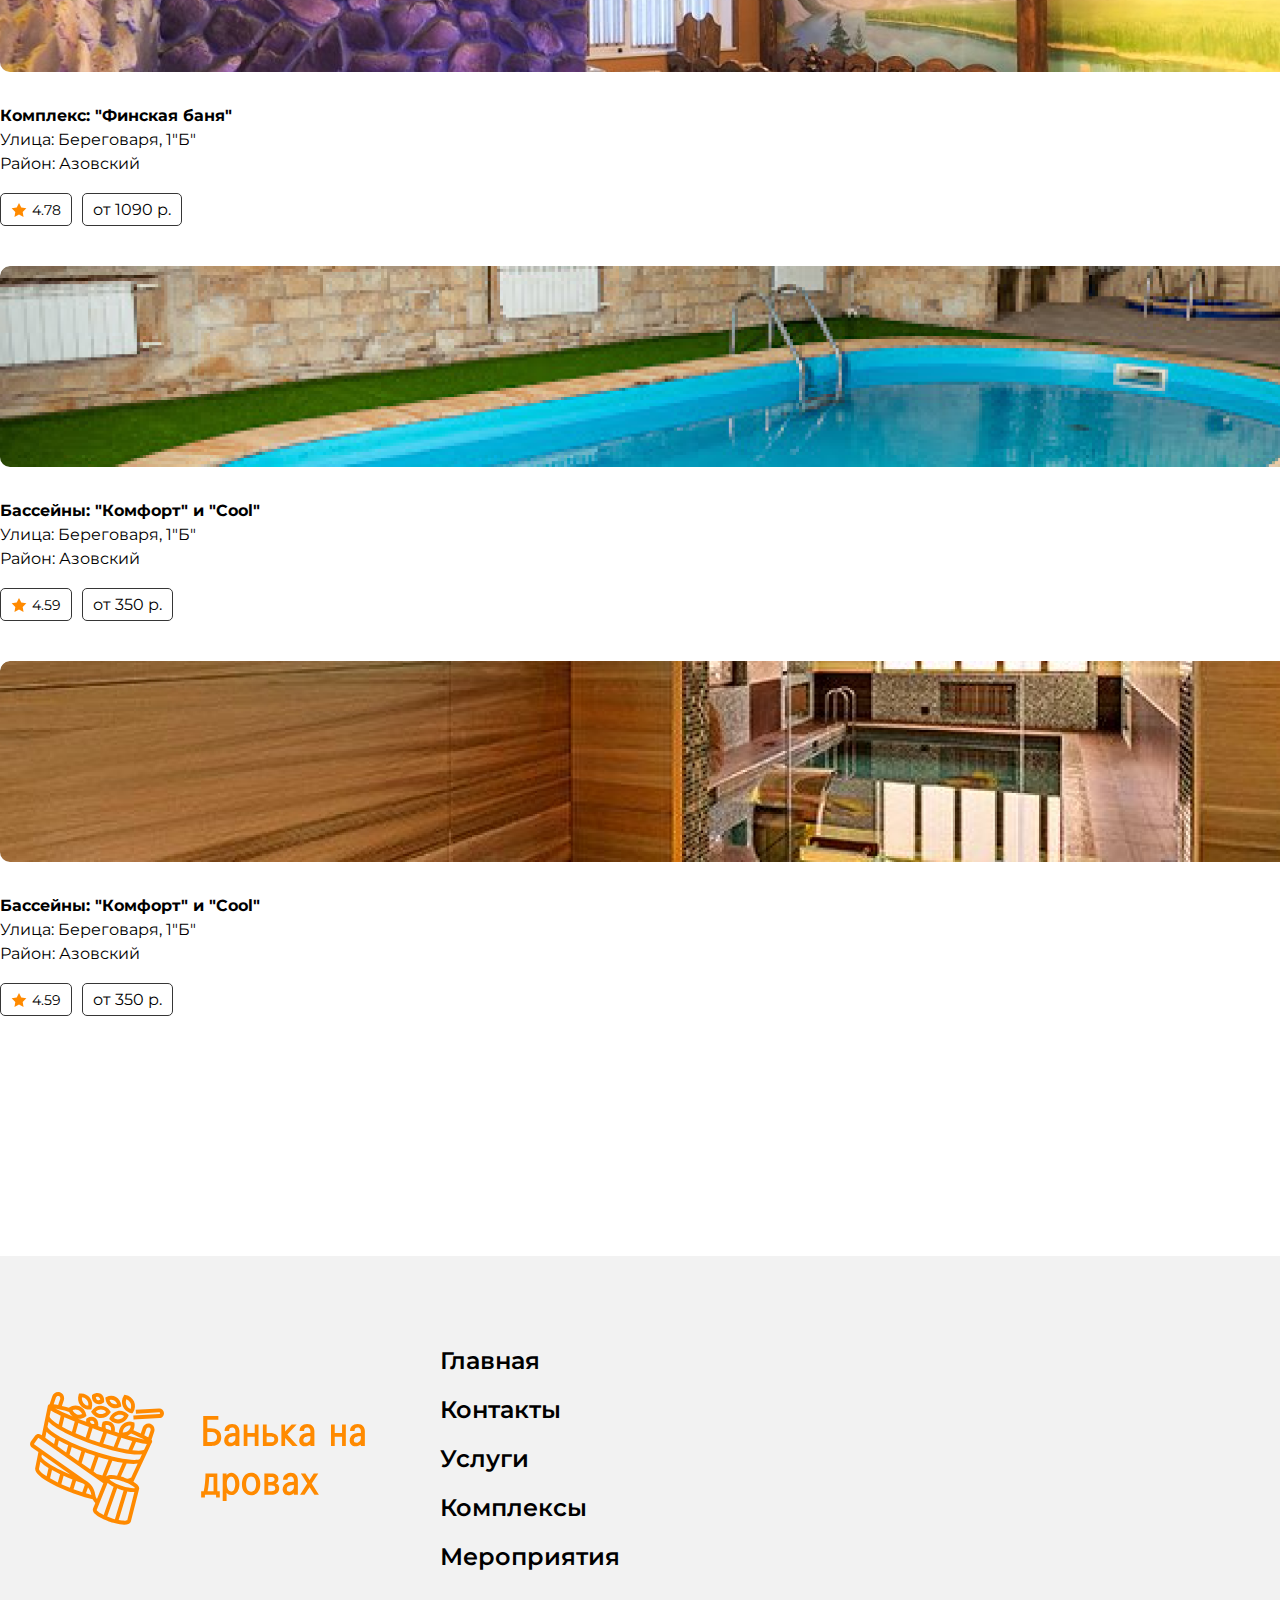
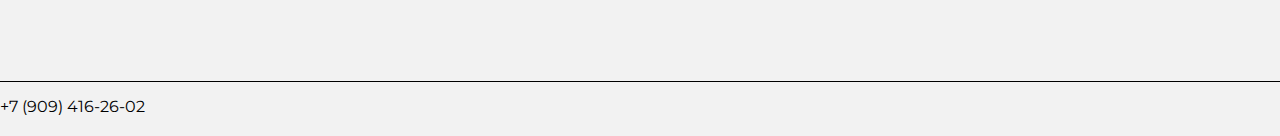
<file: event.html>
<!DOCTYPE html>
<html lang="en">
<head>
    <meta charset="UTF-8">
    <meta name="viewport" content="width=device-width, initial-scale=1.0">
    <link rel="stylesheet" href="style.css">
    <meta aria-keyshortcuts="" aria-placeholder="">
    <title>Мероприятия|Банька на дровах</title>
</head>
<body>
    <header>
        <div class="container">
            <div class="header_logo">
                <img src="image/Logo.svg" alt="logo">
            </div>
            <div class="header_location">
                <img src="image/location icon.svg" alt="location">
                <a href="https://yandex.ru/maps/org/banka_na_drovakh/59224033410/?ll=39.567736%2C47.162324&mode=search&sctx=ZAAAAAgBEAAaKAoSCfaaHhSUmkNAEeNTAIxnpEdAEhIJH6LRHcTOxj8RBMk7hzJUsT8iBgABAgMEBSgKOABA0IgGSAFqAnJ1nQHNzEw9oAEAqAEAvQHelqL6wgELgpGc0NwB3Y%2BzggWCAh7QsdCw0L3RjNC60LAg0L3QsCDQtNGA0L7QstCw0YWKAgCSAgCaAgxkZXNrdG9wLW1hcHM%3D&sll=39.558000%2C47.162324&sspn=0.105217%2C0.040064&text=%D0%B1%D0%B0%D0%BD%D1%8C%D0%BA%D0%B0%20%D0%BD%D0%B0%20%D0%B4%D1%80%D0%BE%D0%B2%D0%B0%D1%85&z=14.76">х. Колузаево</a>
            </div>
            <nav class="header_navpanel">
                <ul class="header_navpanel--list">
                    <li class="header_navpanel--list--item">
                        <a href="./">Главная</a>
                    </li>
                    <li class="header_navpanel--list--item">
                        <a href="./event.html">Мероприятия</a>
                    </li>
                    <li class="header_navpanel--list--item">
                        <a href="./complex.html">Комплексы</a>
                    </li>
                    <li class="header_navpanel--list--item">
                        <a href="./service.html">Услуги</a>
                    </li>
                    <li class="header_navpanel--list--item">
                        <a href="./contacs.html">Контакты</a>
                    </li>
                </ul>
            </nav>
            <div class="header_botton">
                <a href="./contacs.html">Позвонить</a>
            </div>
        </div>
    </header>
    <main>
        <div class="container">
            <section class="main_cover">
                <h1>Проведение мероприятий</h1>
                <a href="./contacs.html">Записаться</a>
            </section>
            <section class="popular">
                <div class="popular_title">
                    <h2>Мероприятия</h2>
                </div>
                <div class="popular_list event_list">
                    <div class="popular_list--item">
                        <img src="image/event1.png" alt="popular1">
                        <h3>Хамам "Капля"</h3>
                        <p>Улица: Береговаря, 1"Б"</p>
                        <p>Район: Азовский</p>
                        <div class="popular_list--item--info">
                            <div class="popular_list--item--star">
                                <img src="image/star.svg" alt="star">
                                <span>4.6</span>
                            </div>
                            <div class="popular_list--item--price">
                                <span>от 890 р.</span>
                            </div>
                        </div>
                    </div>
                    <div class="popular_list--item">
                        <img src="image/event2.png" alt="popular1">
                        <h3>Комплекс: "Русская баня"</h3>
                        <p>Улица: Береговаря, 1"Б"</p>
                        <p>Район: Азовский</p>
                        <div class="popular_list--item--info">
                            <div class="popular_list--item--star">
                                <img src="image/star.svg" alt="star">
                                <span>4.89</span>
                            </div>
                            <div class="popular_list--item--price">
                                <span>от 950 р.</span>
                            </div>
                        </div>
                    </div>
                    <div class="popular_list--item">
                        <img src="image/event3.png" alt="popular1">
                        <h3>Комплекс: "Финская баня"</h3>
                        <p>Улица: Береговаря, 1"Б"</p>
                        <p>Район: Азовский</p>
                        <div class="popular_list--item--info">
                            <div class="popular_list--item--star">
                                <img src="image/star.svg" alt="star">
                                <span>4.78</span>
                            </div>
                            <div class="popular_list--item--price">
                                <span>от 1090 р.</span>
                            </div>
                        </div>
                    </div>
                    <div class="popular_list--item">
                        <img src="image/event4.png" alt="popular1">
                        <h3>Бассейны: "Комфорт" и "Cool"</h3>
                        <p>Улица: Береговаря, 1"Б"</p>
                        <p>Район: Азовский</p>
                        <div class="popular_list--item--info">
                            <div class="popular_list--item--star">
                                <img src="image/star.svg" alt="star">
                                <span>4.59</span>
                            </div>
                            <div class="popular_list--item--price">
                                <span>от 350 р.</span>
                            </div>
                        </div>
                    </div>
                    <div class="popular_list--item">
                        <img src="image/event5.png" alt="popular1">
                        <h3>Бассейны: "Комфорт" и "Cool"</h3>
                        <p>Улица: Береговаря, 1"Б"</p>
                        <p>Район: Азовский</p>
                        <div class="popular_list--item--info">
                            <div class="popular_list--item--star">
                                <img src="image/star.svg" alt="star">
                                <span>4.59</span>
                            </div>
                            <div class="popular_list--item--price">
                                <span>от 350 р.</span>
                            </div>
                        </div>
                    </div>
                </div>
            </section>
        </div>
    </main>
    <footer>
        <div class="container">
            <div class="footer">
                <div class="footer_navigation">
                    <a href="./">
                        <img src="image/Logo.svg" alt="logo">
                    </a>
                    <div class="footer_navigation--link">
                        <ul class="footer_navigation--link--list">
                            <li><a href="./">Главная</a></li>
                            <li><a href="./contacs.html">Контакты</a></li>
                            <li><a href="./service.html">Услуги</a></li>
                            <li><a href="./complex.html">Комплексы</a></li>
                            <li><a href="./event.html">Мероприятия</a></li>
                        </ul>
                    </div>
                </div>
                <div class="footer_call">
                    <a href="./contacs.html">Позвонить</a>
                </div>
            </div>
            <div class="row"></div>
            <div class="dop_content">
                <a href="tel:89094162602">+7 (909) 416-26-02</a>
                <span>2024</span>
            </div>
        </div>
    </footer>
</body>
</html>
</file>
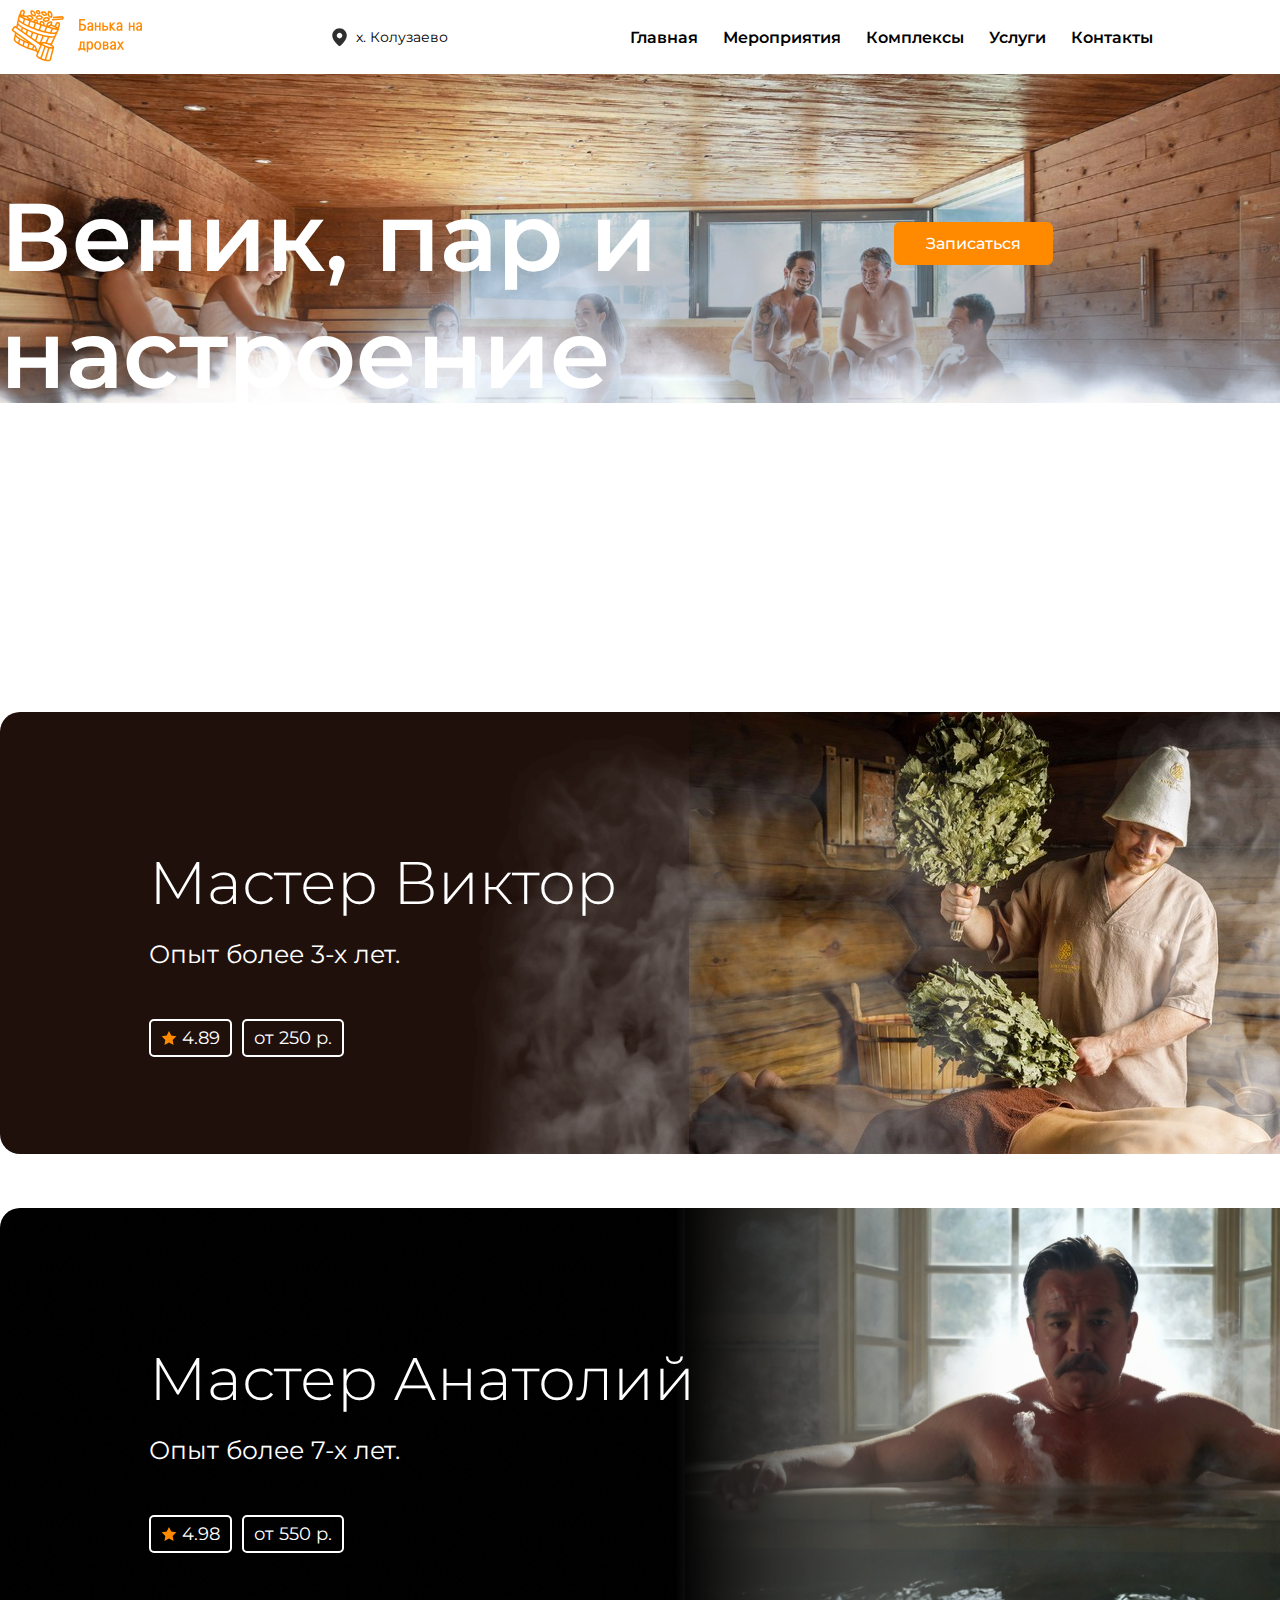
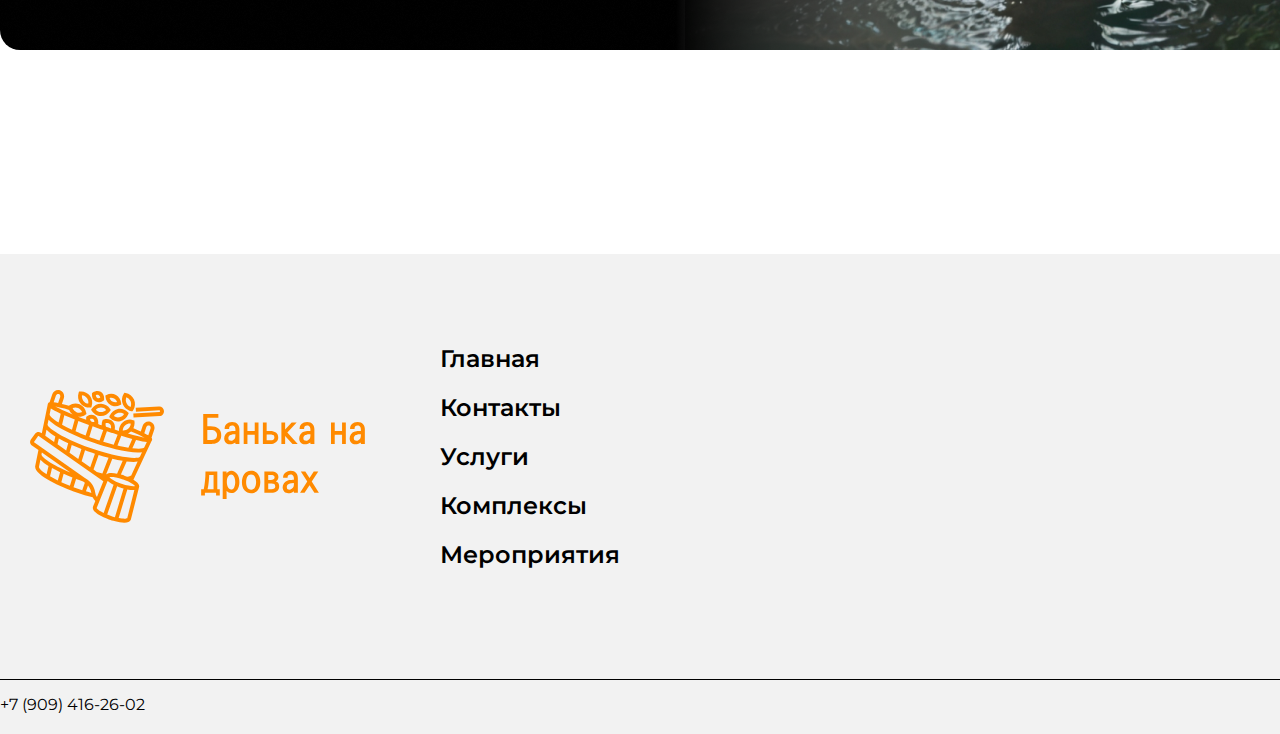
<file: service.html>
<!DOCTYPE html>
<html lang="en">
<head>
    <meta charset="UTF-8">
    <meta name="viewport" content="width=device-width, initial-scale=1.0">
    <link rel="stylesheet" href="style.css">
    <meta aria-keyshortcuts="" aria-placeholder="">
    <title>Услуги|Банька на дровах</title>
</head>
<body>
    <header>
        <div class="container">
            <div class="header_logo">
                <img src="image/Logo.svg" alt="logo">
            </div>
            <div class="header_location">
                <img src="image/location icon.svg" alt="location">
                <a href="https://yandex.ru/maps/org/banka_na_drovakh/59224033410/?ll=39.567736%2C47.162324&mode=search&sctx=ZAAAAAgBEAAaKAoSCfaaHhSUmkNAEeNTAIxnpEdAEhIJH6LRHcTOxj8RBMk7hzJUsT8iBgABAgMEBSgKOABA0IgGSAFqAnJ1nQHNzEw9oAEAqAEAvQHelqL6wgELgpGc0NwB3Y%2BzggWCAh7QsdCw0L3RjNC60LAg0L3QsCDQtNGA0L7QstCw0YWKAgCSAgCaAgxkZXNrdG9wLW1hcHM%3D&sll=39.558000%2C47.162324&sspn=0.105217%2C0.040064&text=%D0%B1%D0%B0%D0%BD%D1%8C%D0%BA%D0%B0%20%D0%BD%D0%B0%20%D0%B4%D1%80%D0%BE%D0%B2%D0%B0%D1%85&z=14.76">х. Колузаево</a>
            </div>
            <nav class="header_navpanel">
                <ul class="header_navpanel--list">
                    <li class="header_navpanel--list--item">
                        <a href="./">Главная</a>
                    </li>
                    <li class="header_navpanel--list--item">
                        <a href="./event.html">Мероприятия</a>
                    </li>
                    <li class="header_navpanel--list--item">
                        <a href="./complex.html">Комплексы</a>
                    </li>
                    <li class="header_navpanel--list--item">
                        <a href="./service.html">Услуги</a>
                    </li>
                    <li class="header_navpanel--list--item">
                        <a href="./contacs.html">Контакты</a>
                    </li>
                </ul>
            </nav>
            <div class="header_botton">
                <a href="./contacs.html">Позвонить</a>
            </div>
        </div>
    </header>
    <main>
        <div class="container">
            <section class="main_cover">
                <h1>Веник, пар и настроение</h1>
                <a href="./contacs.html">Записаться</a>
            </section>
            <section class="service_list">
                <div class="service_list--first">
                    <img src="./image/viktor.png" alt="viktor">
                    <div class="master_info">
                        <h2>Мастер Виктор</h2>
                        <p>Опыт более 3-х лет.</p>
                        <div class="popular_list--item--info">
                            <div class="popular_list--item--star">
                                <img src="image/star.svg" alt="star">
                                <span>4.89</span>
                            </div>
                            <div class="popular_list--item--price">
                                <span>от 250 р.</span>
                            </div>
                        </div>
                    </div>
                </div>
                <div class="service_list--first">
                    <img src="./image/anatoly.png" alt="anatoliy">
                    <div class="master_info">
                        <h2>Мастер Анатолий</h2>
                        <p>Опыт более 7-х лет.</p>
                        <div class="popular_list--item--info">
                            <div class="popular_list--item--star">
                                <img src="image/star.svg" alt="star">
                                <span>4.98</span>
                            </div>
                            <div class="popular_list--item--price">
                                <span>от 550 р.</span>
                            </div>
                        </div>
                    </div>
                </div>
            </section>
        </div>
    </main>
    <footer>
        <div class="container">
            <div class="footer">
                <div class="footer_navigation">
                    <a href="./">
                        <img src="image/Logo.svg" alt="logo">
                    </a>
                    <div class="footer_navigation--link">
                        <ul class="footer_navigation--link--list">
                            <li><a href="./">Главная</a></li>
                            <li><a href="./contacs.html">Контакты</a></li>
                            <li><a href="./service.html">Услуги</a></li>
                            <li><a href="./complex.html">Комплексы</a></li>
                            <li><a href="./event.html">Мероприятия</a></li>
                        </ul>
                    </div>
                </div>
                <div class="footer_call">
                    <a href="./contacs.html">Позвонить</a>
                </div>
            </div>
            <div class="row"></div>
            <div class="dop_content">
                <a href="tel:89094162602">+7 (909) 416-26-02</a>
                <span>2024</span>
            </div>
        </div>
    </footer>
</body>
</html>
</file>
<file: style.css>
@import url('https://fonts.googleapis.com/css2?family=Montserrat:ital,wght@0,100..900;1,100..900&display=swap');

* {
    margin: 0;
    padding: 0;
    text-decoration: none;
    text-transform: none;
    border: 0;
    border-radius: 0;
    outline: none;
    font-size: 16px;
    font-family: 'Montserrat', sans-serif;
    list-style-type: none;
    color: #000;
}


body {
    position: relative;
    height: 100%;
}

h1 {
    font-size: 96px;
    font-weight: 600;
    color: #fff;
}

h2 {
    font-size: 32px;
    font-weight: 500;
}



.container {
    width: 1490px;
    margin: 0 auto;
}

header>.container {
    display: flex;
    justify-content: space-between;
    align-items: center;
}

.header_location {
    display: flex;
    align-items: center;
    column-gap: 3px;
}

.header_location>a {
    font-weight: 400;
    font-size: 14px;
}

.header_location>a:hover {
    color: #363636;
    text-decoration: underline;
    transition: 0.1s;
}

.header_navpanel>ul {
    display: flex;
    column-gap: 25px;
    font-weight: 600;
}

.header_navpanel>ul>li:hover {
    text-decoration: underline;
}

.header_botton {
    background-color: #FF8A00;
}

.header_botton>a {
    font-weight: 500;
    color: #fff;
    padding: 11px 31px;
    background-color: #FF8A00;
    border: 1px solid #FF8A00;
    border-radius: 6px;
}

main {
    position: relative;
    background: url(image/obloshka.png);
    background-repeat: no-repeat;
    background-size: contain;
}

main a {
    font-weight: 500;
    color: #fff;
    padding: 11px 31px;
    background-color: #FF8A00;
    border: 1px solid #FF8A00;
    border-radius: 6px;
}

.main_cover {
    display: flex;
    align-items: center;
    
}

.main_cover>h1 {
    width: 60%;
    padding: 7% 0 0 0;
}

main>img {
    position: absolute;
    z-index: -1;
    width: 100%;
}

.comments {
    display: flex;
    justify-content: space-between;
    margin-top: 15%;
    margin-bottom: 10%;
}

.comments_card {
    display: flex;
    column-gap: 30px;
    width: 340px;
}

.comments_card>img {
    width: 60px;
}

.comments_card--text {
    display: flex;
    flex-direction: column;
    row-gap: 20px;
}

.popular {
    margin-top: 200px;
}

.popular_title {
    display: flex;
    justify-content: space-between;
    margin-bottom: 30px;
}

.popular_title>a {
    background-color: #fff;
    border: 0;
    border-radius: 0;
    color: #363636;
}

.popular_list {
    display: flex;
    justify-content: space-between;
}

.popular_list--item>img {
    margin-bottom: 30px;
}

.popular_list--item>p {
    margin: 5px 0;
}

.popular_list--item--info {
    display: flex;
    column-gap: 10px;
    margin-top: 20px;
    margin-bottom: 40px;
}

.popular_list--item--star {
    display: flex;
    align-items: center;
    column-gap: 5px;
    border: 1px solid #363636;
    border-radius: 5px;
    padding: 6px 10px;
}

.popular_list--item--star>span {
    display: block;
    font-size: 14px;
}

.popular_list--item--price {
    display: flex;
    align-items: center;
    padding: 6px 10px;
    border: 1px solid #363636;
    border-radius: 5px;
    
}

.sale>h2 {
    margin-bottom: 30px;
    margin-top: 100px;
}

.sale_list {
    display: flex;
    justify-content: space-between;
}

.sale_list--item>img {
    margin-bottom: 30px;
}

.sale_list--item>p {
    margin: 5px 0;
}

.sale_list--item--info {
    display: flex;
    column-gap: 10px;
    margin-top: 20px;
    margin-bottom: 40px;
}

.sale_list--item--star {
    display: flex;
    align-items: center;
    column-gap: 5px;
    border: 1px solid #363636;
    border-radius: 5px;
    padding: 6px 10px;
}

.sale_list--item--star>span {
    display: block;
    font-size: 14px;
}

.sale_list--item--price {
    display: flex;
    align-items: center;
    padding: 6px 10px;
    border: 1px solid #363636;
    border-radius: 5px;  
}

.discount {
    margin-top: 135px;
}

.discount_info {
    display: flex;
    justify-content: space-between;
}

.discount_info--text>h2 {
    margin-bottom: 20px;
    font-weight: 700;
}

.discount_info--text>p {
    width: 455px;
    margin-bottom: 50px;
}

.discount_info--image {
    position: relative;
}

.discount_info--image>img:first-child {
    width: 220px;
    position: absolute;
    top: -10px;
    right: 355px;
}

.discount_info--image>img:last-child {
    width: 559px;
    position: absolute;
    top: -100px;
    right: 0px;
}

.master {
    margin-top: 320px;
    position: relative;
}

.master_content {
    position: absolute;
    top: 80px;
    left: 130px;
}

.master_content>h2 {
    color: #fff;
    font-size: 45px;
    width: 700px;
    font-weight: 700;
}

.master_content>p {
    color: #fff;
    margin: 25px 0 50px 0;
    width: 550px;
}

footer {
    background-color: #F2F2F2;
    margin-top: 200px;
}

.footer {
    display: flex;
    justify-content: space-between;
    align-items: center;
    padding: 90px 0 50px 0;
}

.footer_navigation {
    display: flex;
    column-gap: 70px;
    align-items: center;
}

.footer_navigation--link--list {
    display: flex;
    flex-direction: column;
    row-gap: 20px;
}

.footer_navigation>a>img {
    width: 370px;
}

.footer_navigation--link--list>li>a {
    font-weight: 600;
    font-size: 24px;
}

.footer_navigation--link--list>li>a:hover {
    text-decoration: underline;
}

.footer_call>a {
    font-weight: 500;
    color: #fff;
    padding: 11px 31px;
    background-color: #FF8A00;
    border: 1px solid #FF8A00;
    border-radius: 6px;
}

.row{
    width: 100%;
    height: 1px;
    background-color: #000;
    margin: 60px 0 15px;
}

.dop_content {
    display: flex;
    justify-content: space-between;
    padding-bottom: 20px;
}


.complex_list {
    display: grid;
    grid-template-columns: repeat(4, 1fr);
    row-gap: 50px;
}

.contact_info {
    margin-top: 200px;
    margin-bottom: 150px;
}

.contact_info>h2 {
    margin-bottom: 50px;
}
.contact_info>p {
    margin-bottom: 25px;
}

.contact_info p>a {
    background-color: #fff;
    color: #000;
    border-color: #fff;
}

.contact_info p>a:hover {
    background-color: #FF8A00;
    color: #fff;
    border-color: #363636;
    transition: 0.2s;
}

.event_list {
    flex-direction: column;
}

.event_list .popular_list--item>img {
    border: 0;
    border-radius: 10px;
}

.service_list {
    margin-top: 300px;
}

.service_list--first {
    position: relative;
    margin-bottom: 50px;
}

.service_list--first>img {
    border: 0;
    border-radius: 20px;
}

.master_info {
    position: absolute;
    top: 30%;
    left: 10%;
}

.master_info>h2 {
    color: #fff;
    font-size: 60px;
    font-weight: 300;
}

.master_info>p {
    color: #fff;
    font-size: 25px;
    margin-top: 20px;
    margin-bottom: 50px;
}

.master_info>.popular_list--item--info>.popular_list--item--star {
    border: 2px solid #fff;
}

.master_info>.popular_list--item--info>.popular_list--item--star>span {
    color: #fff;
    font-size: 18px;
}

.master_info>.popular_list--item--info>.popular_list--item--price {
    border: 2px solid #fff;  
}

.master_info>.popular_list--item--info>.popular_list--item--price>span {
    color: #fff;
    font-size: 18px;
}


.swiper {
    width: 100%;
    height: 100%;
  }

  .swiper-slide {
    text-align: center;
    font-size: 18px;
    background: #fff;
    display: flex;
    justify-content: center;
    align-items: center;
  }

  .swiper-slide img {
    display: block;
    width: 100%;
    height: 100%;
    object-fit: cover;
  }
</file>
